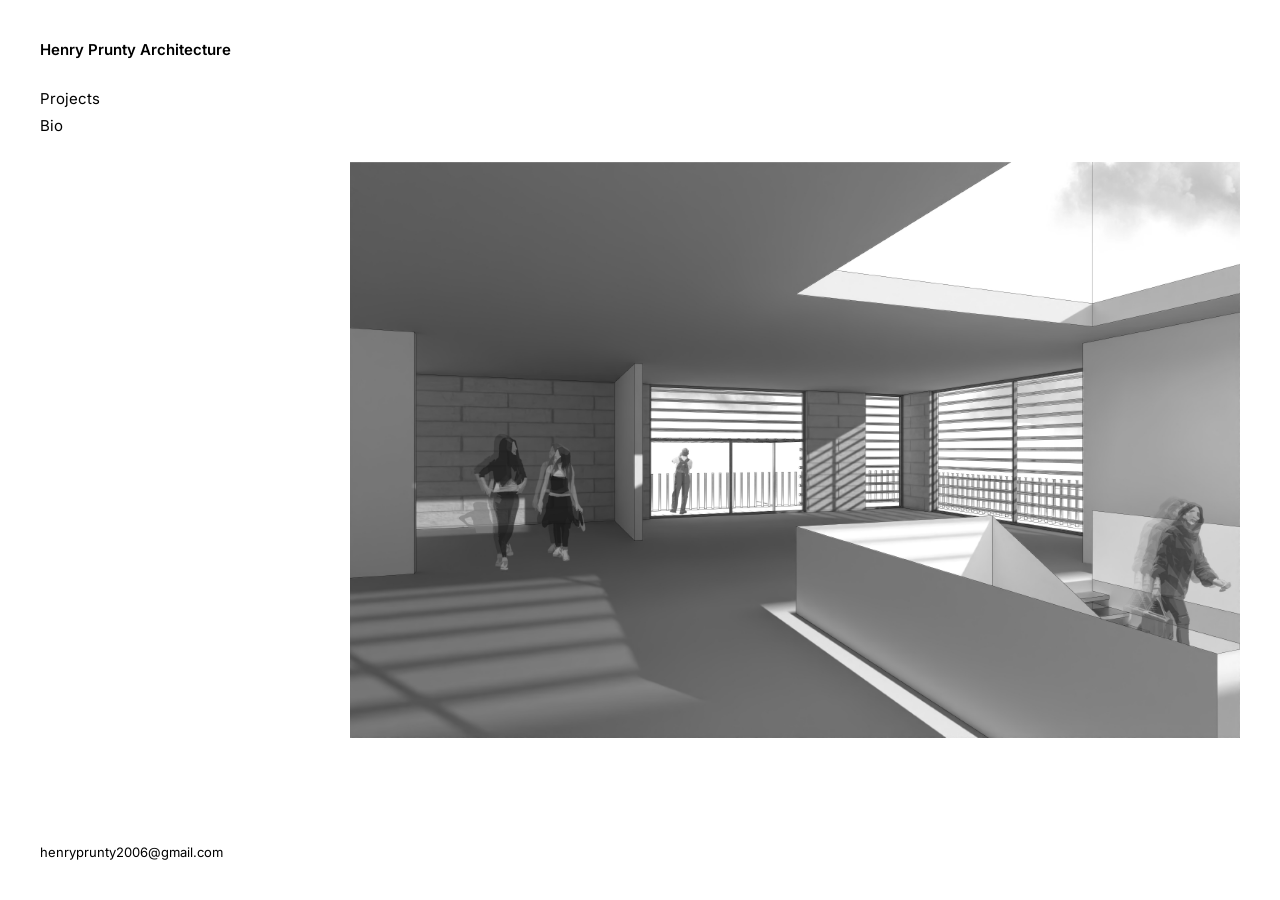
<file: index.html>
<!DOCTYPE html>
<html lang="en">
<head>
    <meta charset="UTF-8">
    <meta name="viewport" content="width=device-width, initial-scale=1.0">
    
    <title>Henry Prunty Architecture</title>
    <link rel="stylesheet" href="style.css">
    <link href="https://fonts.googleapis.com/css2?family=Inter:wght@400;600&display=swap" rel="stylesheet">
</head>
<body>
    <div class="main-wrapper">
        <div class="left-col">
            <div class="nav-group">
                <a href="index.html" class="logo">Henry Prunty Architecture</a>
                <div class="nav-links">
                    <a href="projects.html">Projects</a>
                    <a href="bio.html">Bio</a>
                </div>
            </div>
            <a href="mailto:henryprunty2006@gmail.com" class="contact-info">henryprunty2006@gmail.com</a>
        </div>

        <div class="right-col">
            <div class="slideshow-container">
                <img class="slide active" src="images/Brandy/brandyperspective1.png" alt="1">
                <img class="slide" src="images/Emotive/rectilinearperspective1.png" alt="2">
                <img class="slide" src="images/Brandy/brandyperspective2.png" alt="3">
                <img class="slide" src="images/Emotive/curvedperspective2.png" alt="4">
                <img class="slide" src="images/collage.png" alt="5">
                <img class="slide" src="images/Emotive/rectilinearperspective2.png" alt="6">
                <img class="slide" src="images/Brandy/brandyperspective3.png" alt="7">
                <img class="slide" src="images/Emotive/curvedperspective1.png" alt="7">
            </div>
        </div>
    </div>

    <script>
        let current = 0;
        const slides = document.querySelectorAll('.slide');
        setInterval(() => {
            slides[current].classList.remove('active');
            current = (current + 1) % slides.length;
            slides[current].classList.add('active');
        }, 5000);
    </script>
</body>
</html>
</file>
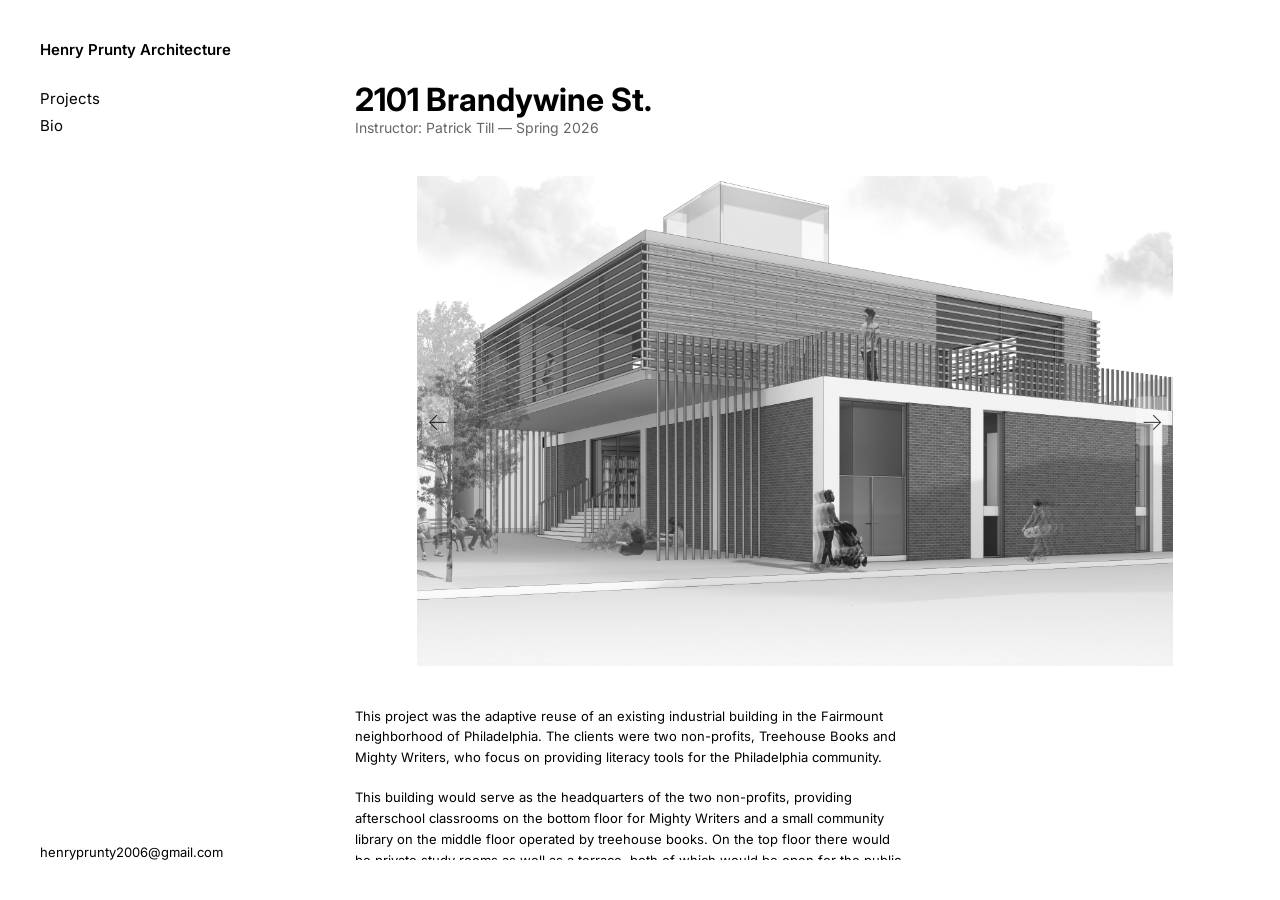
<file: 2101Brandywine.html>
<!DOCTYPE html>
<html lang="en">
<head>
    <meta charset="UTF-8">
    <meta name="viewport" content="width=device-width, initial-scale=1.0">
    <title>2101 Brandywine St. | Henry Prunty Architecture</title>
    <link rel="stylesheet" href="style.css">
    <link href="https://fonts.googleapis.com/css2?family=Inter:wght@400;600&display=swap" rel="stylesheet">
</head>
<body>
    <div class="main-wrapper">
        <div class="left-col">
            <div class="nav-group">
                <a href="index.html" class="logo">Henry Prunty Architecture</a>
                <div class="nav-links">
                    <a href="projects.html">Projects</a>
                    <a href="bio.html">Bio</a>
                </div>
            </div>
            <a href="mailto:henryprunty2006@gmail.com" class="contact-info">henryprunty2006@gmail.com</a>
        </div>

        <div class="right-col" style="overflow-y: auto;">
            
            <div class="content-column" style="margin-top: 40px; margin-bottom: 40px;">
                <h1 class="project-title">2101 Brandywine St.</h1>
                <p class="project-meta">Instructor: Patrick Till — Spring 2026</p>
            </div>

            <div class="graphic-container">
                <button class="scroll-arrow arrow-left" 
                    onclick="const s = this.parentElement.querySelector('.scroll-wrapper'); s.scrollBy({left: -s.clientWidth, behavior: 'smooth'})">←</button>
                <div class="scroll-wrapper">
                    <img src="images/Brandy/brandyperspective2.png">
                    <img src="images/Brandy/brandyperspective1.png">
                    <img src="images/Brandy/brandyperspective3.png">
                </div>
                <button class="scroll-arrow arrow-right" 
                    onclick="const s = this.parentElement.querySelector('.scroll-wrapper'); s.scrollBy({left: s.clientWidth, behavior: 'smooth'})">→</button>
            </div>

            <div class="content-column" style="margin-bottom: 80px;">
                <div class="project-intro">
                    <p>This project was the adaptive reuse of an existing industrial building in the Fairmount neighborhood of Philadelphia. The clients were two non-profits, Treehouse Books and Mighty Writers, who focus on providing literacy tools for the Philadelphia community.</p>
                    
                    <p>This building would serve as the headquarters of the two non-profits, providing afterschool classrooms on the bottom floor for Mighty Writers and a small community library on the middle floor operated by treehouse books. On the top floor there would be private study rooms as well as a terrace, both of which would be open for the public.</p>
                    
                    <p>Connecting the different floors is a large staircase which extends up past the roof to collect light, shooting it back down to all three floors. This staircase acts as a connector through both circulation and light allowing the differing programs on each floor to interact.</p>
                </div>
            </div>

            <div class="graphic-container">
                <button class="scroll-arrow arrow-left" 
                    onclick="const s = this.parentElement.querySelector('.scroll-wrapper'); s.scrollBy({left: -s.clientWidth, behavior: 'smooth'})">←</button>
                <div class="scroll-wrapper">
                    <img src="images/Brandy/brandyplan2-02.png">
                    <img src="images/Brandy/brandyplan1-01.png">
                    <img src="images/Brandy/brandyplan3-03.png">
                </div>
                <button class="scroll-arrow arrow-right" 
                    onclick="const s = this.parentElement.querySelector('.scroll-wrapper'); s.scrollBy({left: s.clientWidth, behavior: 'smooth'})">→</button>
            </div>

            <div class="graphic-container">
                <img src="images/Brandy/brandysection-01.png" style="width: 100%; height: 100%; object-fit: cover;">
            </div>

            <div class="content-column">
                <h2 class="subsection-title">Physical Model</h2>
            </div>
            <div class="graphic-container">
                <button class="scroll-arrow arrow-left" 
                    onclick="const s = this.parentElement.querySelector('.scroll-wrapper'); s.scrollBy({left: -s.clientWidth, behavior: 'smooth'})">←</button>
                <div class="scroll-wrapper">
                    <img src="images/Brandy/brandymodel1.jpg">
                    <img src="images/Brandy/brandymodel2.jpg">
                    <img src="images/Brandy/brandymodel3.jpg">
                    <img src="images/Brandy/brandymodel4.jpg">
                    <img src="images/Brandy/brandymodel5.jpg">
                    <img src="images/Brandy/brandymodel6.jpg">
                    <img src="images/Brandy/brandymodel7.jpg">
                </div>
                <button class="scroll-arrow arrow-right" 
                    onclick="const s = this.parentElement.querySelector('.scroll-wrapper'); s.scrollBy({left: s.clientWidth, behavior: 'smooth'})">→</button>
            </div>

            <div class="content-column">
                <h2 class="subsection-title">Process Work</h2>
            </div>
            <div class="graphic-container">
                <button class="scroll-arrow arrow-left" 
                    onclick="const s = this.parentElement.querySelector('.scroll-wrapper'); s.scrollBy({left: -s.clientWidth, behavior: 'smooth'})">←</button>
                <div class="scroll-wrapper">
                    <img src="images/Brandy/Process1-01.png">
                    <img src="images/Brandy/Process2-02.png">
                    <img src="images/Brandy/brandyprocess3-01.png">
                </div>
                <button class="scroll-arrow arrow-right" 
                    onclick="const s = this.parentElement.querySelector('.scroll-wrapper'); s.scrollBy({left: s.clientWidth, behavior: 'smooth'})">→</button>
            </div>

        </div> </div> </body>
</html>
</file>
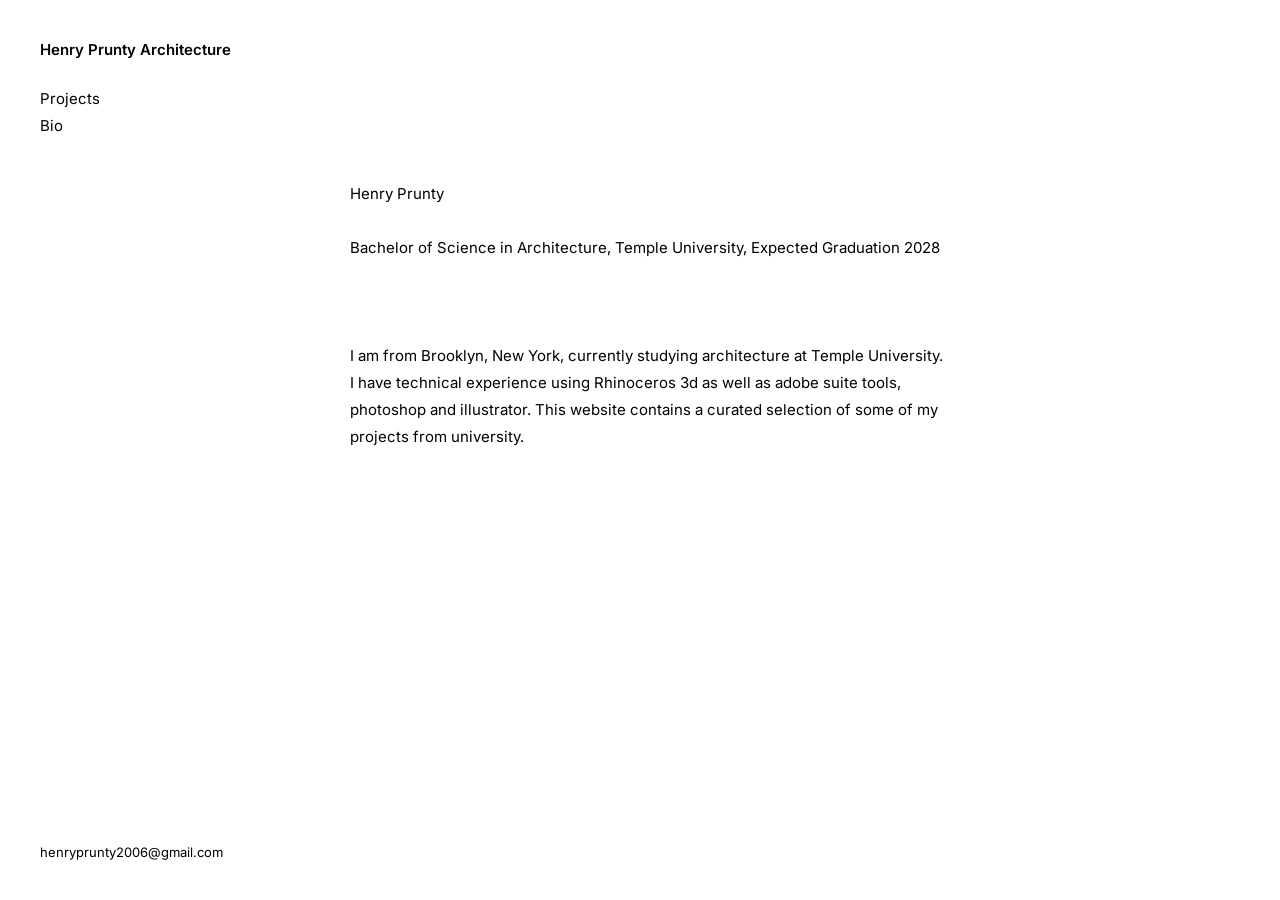
<file: bio.html>
<!DOCTYPE html>
<html lang="en">
<head>
    <meta charset="UTF-8">
    <meta name="viewport" content="width=device-width, initial-scale=1.0">
    
    <title>Bio | Henry Prunty Architecture</title>
    <link rel="stylesheet" href="style.css">
    <link href="https://fonts.googleapis.com/css2?family=Inter:wght@400;600&display=swap" rel="stylesheet">
</head>
<body>
    <div class="main-wrapper">
        <div class="left-col">
            <div class="nav-group">
                <a href="index.html" class="logo">Henry Prunty Architecture</a>
                <div class="nav-links">
                    <a href="projects.html">Projects</a>
                    <a href="bio.html">Bio</a>
                </div>
            </div>
            <a href="mailto:henryprunty2006@gmail.com" class="contact-info">henryprunty2006@gmail.com</a>
        </div>

        <div class="right-col">
            <div style="max-width: 600px; font-size: 15px; line-height: 1.8; margin-top: 5px;">
                <br>
                <br>
                <br>
                <br>
                <br>
                <p>Henry Prunty</p>
                <br>
                <p>Bachelor of Science in Architecture, Temple University, Expected Graduation 2028</p>
                <br>
                <br>
                <br>
                <p>I am from Brooklyn, New York, currently studying architecture at Temple University. I have technical experience using Rhinoceros 3d as well as adobe suite tools, photoshop and illustrator. This website contains a curated selection of some of my projects from university.</p>
            </div>
        </div>
    </div>
</body>
</html>
</file>
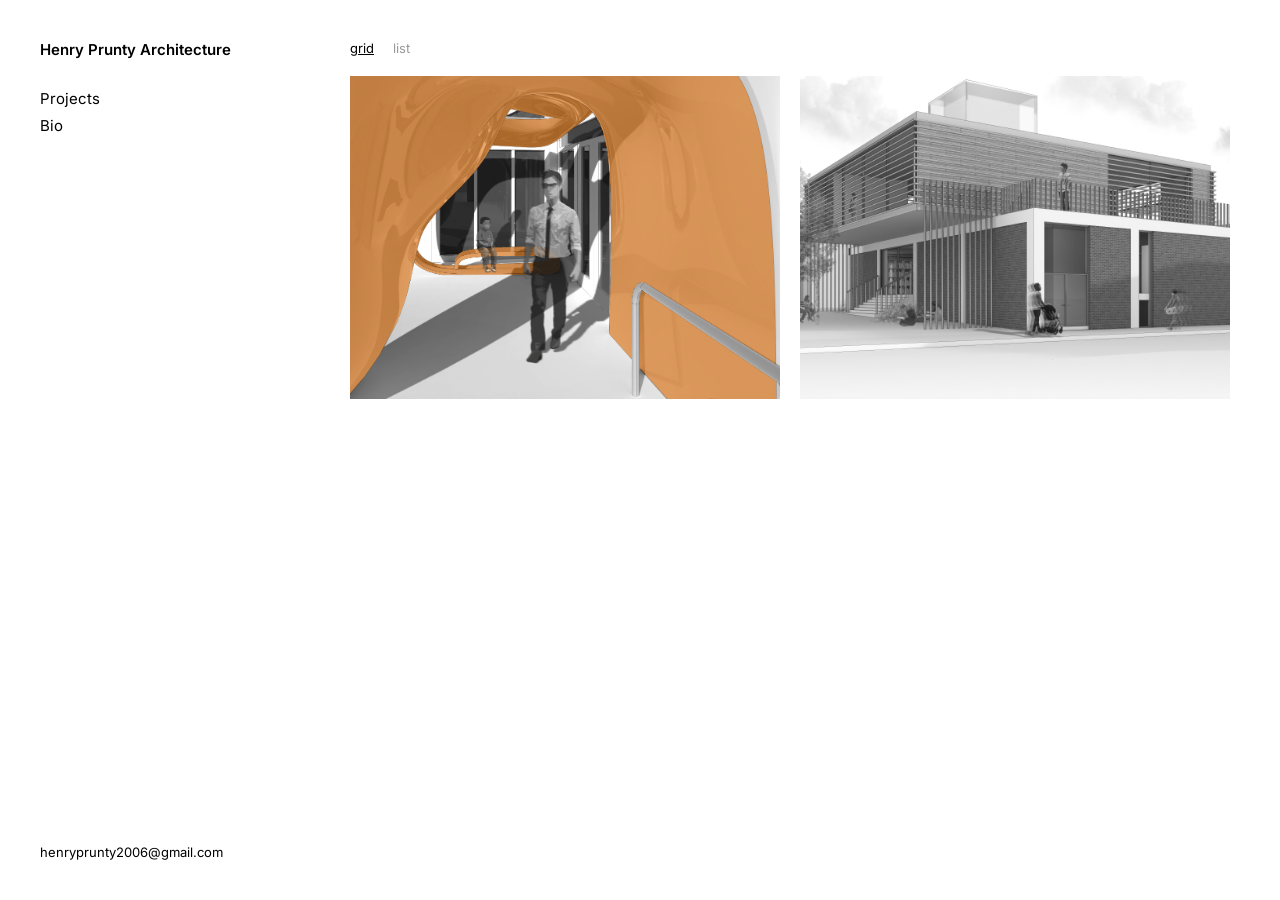
<file: projects.html>
<!DOCTYPE html>
<html lang="en">
<head>
    <meta charset="UTF-8">
    <meta name="viewport" content="width=device-width, initial-scale=1.0">
    
    <title>Projects | Henry Prunty Architecture</title>
    <link rel="stylesheet" href="style.css">
    <link href="https://fonts.googleapis.com/css2?family=Inter:wght@400;600&display=swap" rel="stylesheet">
</head>
<body>
    <div class="main-wrapper">
        <div class="left-col">
            <div class="nav-group">
                <a href="index.html" class="logo">Henry Prunty Architecture</a>
                <div class="nav-links">
                    <a href="projects.html">Projects</a>
                    <a href="bio.html">Bio</a>
                </div>
            </div>
            <a href="mailto:henryprunty2006@gmail.com" class="contact-info">henryprunty2006@gmail.com</a>
        </div>

        <div class="right-col">
            <div class="view-controls">
                <span id="grid-btn" class="view-btn active">grid</span>
                <span id="list-btn" class="view-btn">list</span>
            </div>

            <div id="project-container" class="project-grid">
                <a href="Emotive.html" class="project-card">
                    <div class="card-inner">
                        <img src="images/Emotive/curvedperspective2.png" class="project-img">
                        <div class="project-info-overlay">
                            <div class="info-text">Emotive Design<br>Spring 2026<br>Instructor: Na Wei</div>
                        </div>
                    </div>
                    <div class="list-text">Broad Street Corridoor Intervention — Spring 2026 — Instructor: Na Wei</div>
                </a>

                <a href="2101Brandywine.html" class="project-card">
                    <div class="card-inner">
                        <img src="images/Brandy/brandyperspective2.png" class="project-img">
                        <div class="project-info-overlay">
                            <div class="info-text">2101 Brandywine st.<br>Spring 2026<br>Instructor: Patrick Till</div>
                        </div>
                    </div>
                    <div class="list-text">2101 Brandywine st. — Spring 2026 — Instructor: Patrick Till</div>
                </a>
            </div>
        </div>
    </div>

    <script>
        const g = document.getElementById('grid-btn');
        const l = document.getElementById('list-btn');
        const c = document.getElementById('project-container');
        g.onclick = () => { c.classList.remove('list-view'); g.classList.add('active'); l.classList.remove('active'); }
        l.onclick = () => { c.classList.add('list-view'); l.classList.add('active'); g.classList.remove('active'); }
    </script>
</body>
</html>
</file>
<file: style.css>
/* GLOBAL RESET */
* { margin: 0; padding: 0; box-sizing: border-box; }

body {
    font-family: 'Inter', sans-serif;
    background-color: #ffffff;
    color: #000;
    height: 100vh;
    display: flex;
    /* FIX: Preserving the scrollbar track to prevent the layout jump */
    overflow-y: scroll; 
}

/* MAIN WRAPPER */
.main-wrapper {
    display: flex;
    width: 100%;
    height: 100vh;
    padding: 40px;
    gap: 60px;
}

/* LEFT COLUMN: NAVIGATION */
.left-col {
    width: 250px;
    height: 100%;
    display: flex;
    flex-direction: column;
    justify-content: space-between; 
    flex-shrink: 0;
}

.logo {
    font-size: 15px;
    font-weight: 600;
    text-decoration: none;
    color: #000;
    display: block;
    margin-bottom: 30px;
}

.nav-links a {
    display: block;
    text-decoration: none;
    color: #000;
    font-size: 15px;
    margin-bottom: 8px;
}

.nav-links a:hover {
    text-decoration: underline;
}

.contact-info {
    font-size: 13px;
    text-decoration: none;
    color: #000;
}

/* RIGHT COLUMN: CONTENT AREA */
.right-col {
    flex-grow: 1;
    height: 100%;
    position: relative;
    overflow: hidden; 
}

/* HOME SLIDESHOW */
.slideshow-container {
    position: relative;
    width: 100%;
    height: 100%;
}

.slide {
    position: absolute;
    top: 0;
    left: 0;
    width: 100%;
    height: 100%;
    object-fit: contain; 
    opacity: 0;
    transition: opacity 1.5s ease-in-out;
}

.slide.active {
    opacity: 1;
}

/* PROJECTS GRID */
.project-grid {
    display: grid;
    grid-template-columns: repeat(2, 1fr);
    gap: 20px;
    height: 100%;
    overflow-y: auto;
    padding-right: 10px;
}

.project-card {
    text-decoration: none;
    color: #000;
}

.card-inner {
    position: relative;
    aspect-ratio: 4/3;
    background-color: #f5f5f5;
    overflow: hidden;
}

.project-img {
    width: 100%;
    height: 100%;
    object-fit: cover;
}

/* INFO OVERLAY */
.project-info-overlay {
    position: absolute;
    top: 0;
    left: 0;
    width: 100%;
    height: 100%;
    background: rgba(255, 255, 255, 0.9);
    display: flex;
    align-items: center;
    justify-content: center;
    opacity: 0;
    transition: opacity 0.3s ease;
    padding: 20px;
    text-align: center;
}

.project-card:hover .project-info-overlay {
    opacity: 1;
}

.info-text {
    font-size: 13px;
    line-height: 1.5;
}

/* GRID/LIST TOGGLE */
.view-controls {
    margin-bottom: 20px;
    font-size: 13px;
}

.view-btn {
    cursor: pointer;
    margin-right: 15px;
    color: #999;
}

.view-btn.active {
    color: #000;
    text-decoration: underline;
}

/* LIST VIEW STATE */
.project-grid.list-view {
    display: block;
}

.list-text { display: none; }

.project-grid.list-view .card-inner { display: none; }
.project-grid.list-view .list-text { 
    display: block; 
    padding: 8px 0;
    border-bottom: 1px solid #eee;
    font-size: 13px;
}

/* BIO PAGE */
.bio-content {
    max-width: 600px;
    font-size: 15px;
    line-height: 1.6;
}

/* SIMPLE MOBILE SETUP */
@media (max-width: 768px) {
    body { 
        height: auto; 
        overflow-y: auto; 
        display: block;
        width: 100%;
        overflow-x: hidden; /* Prevents side-to-side wiggle */
    }

    .main-wrapper { 
        display: flex;
        flex-direction: column; 
        padding: 15px; /* Slightly tighter padding for mobile */
        height: auto; 
        gap: 20px;
        width: 100%;
        box-sizing: border-box;
    }

    .left-col { 
        width: 100%; 
        height: auto; 
    }

    .right-col { 
        width: 100% !important; 
        height: auto !important; 
        overflow: visible;
        margin: 0 !important;
        padding: 0 !important;
    }

    .slideshow-container {
        height: 45vh !important;
        position: relative;
        width: 100%;
        display: block !important;
    }

    .project-grid { 
        grid-template-columns: 1fr; 
        height: auto;
    }

    .graphic-container {
        width: 100% !important;
        aspect-ratio: 4 / 3 !important; 
        margin: 0 auto 30px auto !important;
        background: #ffffff !important; /* Ensures the background of the box is clean */
        position: relative !important;
        overflow: visible !important;
    }

    .scroll-wrapper img {
        scroll-snap-align: center !important; 
        width: 100% !important;
        height: 100% !important;
        object-fit: contain !important; /* CHANGE THIS FROM COVER TO CONTAIN */
    }

    .scroll-wrapper img {
        scroll-snap-align: center !important; 
        object-fit: cover; 
    }

    .scroll-arrow {
        display: block !important;
        position: absolute !important;
        top: 50% !important;
        transform: translateY(-50%) !important;
        z-index: 999 !important;
        background: rgba(255, 255, 255, 0.8) !important; 
        color: #000 !important;
        padding: 12px 8px !important;
        font-size: 18px !important;
        border-radius: 4px !important;
        border: 1px solid #ddd !important; /* Adds definition so they don't vanish */
    }

    .arrow-left { 
        left: 5px !important; 
    }

    .arrow-right { 
        right: 5px !important; 
    }

    .content-column {
        width: 100% !important;
        padding: 0 5px; 
        box-sizing: border-box;
    }
}

    /* COMBINED & FIXED MOBILE ARROWS */
    .scroll-arrow {
        display: block !important;
        position: absolute;
        top: 50%;
        transform: translateY(-50%);
        background: rgba(255, 255, 255, 0.4) !important; 
        border-radius: 4px;
        padding: 10px 5px !important;
        z-index: 20;
        font-size: 20px;
        opacity: 0.8 !important;
    }

    .arrow-left { 
        left: 5px !important; 
    }

    .arrow-right { 
        right: 5px !important; 
    }

    .content-column {
        width: 100% !important;
        padding: 0 5px; 
    }
}

/* PROJECT DETAIL PAGE SPECIFICS */
.project-title {
    font-size: 18px;
    font-weight: 600;
    margin-bottom: 15px;
}

.project-intro {
    font-size: 13px;
    line-height: 1.6;
    max-width: 550px;
    margin-bottom: 60px;
}

.section-heading {
    font-size: 14px;
    font-weight: 600;
    text-transform: uppercase;
    margin-bottom: 12px;
}

.caption {
    font-size: 11px;
    color: #999;
    margin-top: 10px;
    text-transform: uppercase;
    letter-spacing: 0.05em;
}

.image-spacing {
    margin-bottom: 80px;
}

.project-meta {
    font-family: 'Inter', sans-serif;
    font-size: 14px;
    color: #666;
    margin-bottom: 4px; /* A small gap between the instructor and group members */
    display: block;
}

/* This targets ONLY the last line of meta info before the description starts */
.project-meta:last-of-type {
    margin-bottom: 40px; 
}
.project-intro p {
    margin-bottom: 1.5em; /* Skips a line between paragraphs */
    line-height: 1.6;     /* Optional: Makes the text itself easier to read */
}

.project-intro p:last-child {
    margin-bottom: 0;     /* Keeps the bottom of the text clean */
}

/* 17x11 Aspect Ratio Container */
.graphic-container {
    width: 85%;
    max-width: 1000px;
    aspect-ratio: 17 / 11;
    position: relative;
    margin: 0 auto 40px auto; 
    background: #f9f9f9;
}

/* The Scrollable Row */
.scroll-wrapper {
    display: flex;
    overflow-x: auto;
    scroll-snap-type: x mandatory;
    width: 100%;
    height: 100%;
    scrollbar-width: none; /* Hides scrollbar on Firefox */
}

.scroll-wrapper::-webkit-scrollbar { display: none; } /* Hides scrollbar on Chrome/Safari */

.scroll-wrapper img {
    width: 100%;
    height: 100%;
    flex-shrink: 0;
    object-fit: cover;
    scroll-snap-align: start;
}

/* Navigation Arrows */
.scroll-arrow {
    position: absolute;
    top: 50%;
    transform: translateY(-50%);
    background: none; /* Removes the white box */
    border: none;
    cursor: pointer;
    padding: 20px; /* Larger hit area for your mouse, even if invisible */
    z-index: 5;
    font-family: 'Inter', sans-serif;
    font-size: 24px; /* Makes the head clear */
    font-weight: 200; /* Makes the arrow thin and refined */
    color: #000;
    transition: opacity 0.3s ease;
    opacity: 0.4; /* Softens the arrow so it doesn't distract from the render */
}

.scroll-arrow:hover {
    opacity: 1; /* Arrow becomes solid black when you hover over it */
}

.arrow-left { left: -50px; } /* Moves it slightly outside the image into the white space */
.arrow-right { right: -50px; } /* Moves it slightly outside the image into the white space */

/* Sub-section Heading */
.subsection-title {
    font-size: 14px;
    font-weight: 600;
    text-transform: uppercase;
    margin: 60px 0 20px 0;
}

.centered-image-container {
    width: 100%;
    display: flex;
    flex-direction: column;
    align-items: center; /* This centers the image */
    margin-bottom: 80px;
}

.model-photo {
    max-width: 100%; /* Prevents it from being wider than the page */
    max-height: 80vh; /* Prevents it from being taller than the screen */
    height: auto;
    display: block;
}

.content-column {
    width: 85%; /* Matches the graphic-container width */
    max-width: 1000px; /* Matches the graphic-container max-width */
    margin: 0 auto; /* Centers it, aligning the left edge with the images */
}

/* SIDE-BY-SIDE 17x11 LAYOUT */
.horizontal-pair {
    display: flex;
    gap: 20px; /* Space between the two graphics */
    width: 85%;
    max-width: 1000px;
    margin: 0 auto 40px auto;
}

.horizontal-pair .graphic-container {
    width: 50%; /* Each takes up half the row */
    margin: 0; /* Remove the auto-center margin since the parent handles it */
}

/* Mobile Fix for Side-by-Side */
@media (max-width: 768px) {
    .horizontal-pair {
        flex-direction: column; /* Stack them vertically on phones */
        width: 100%;
    }
    .horizontal-pair .graphic-container {
        width: 100%;
    }
}
</file>
